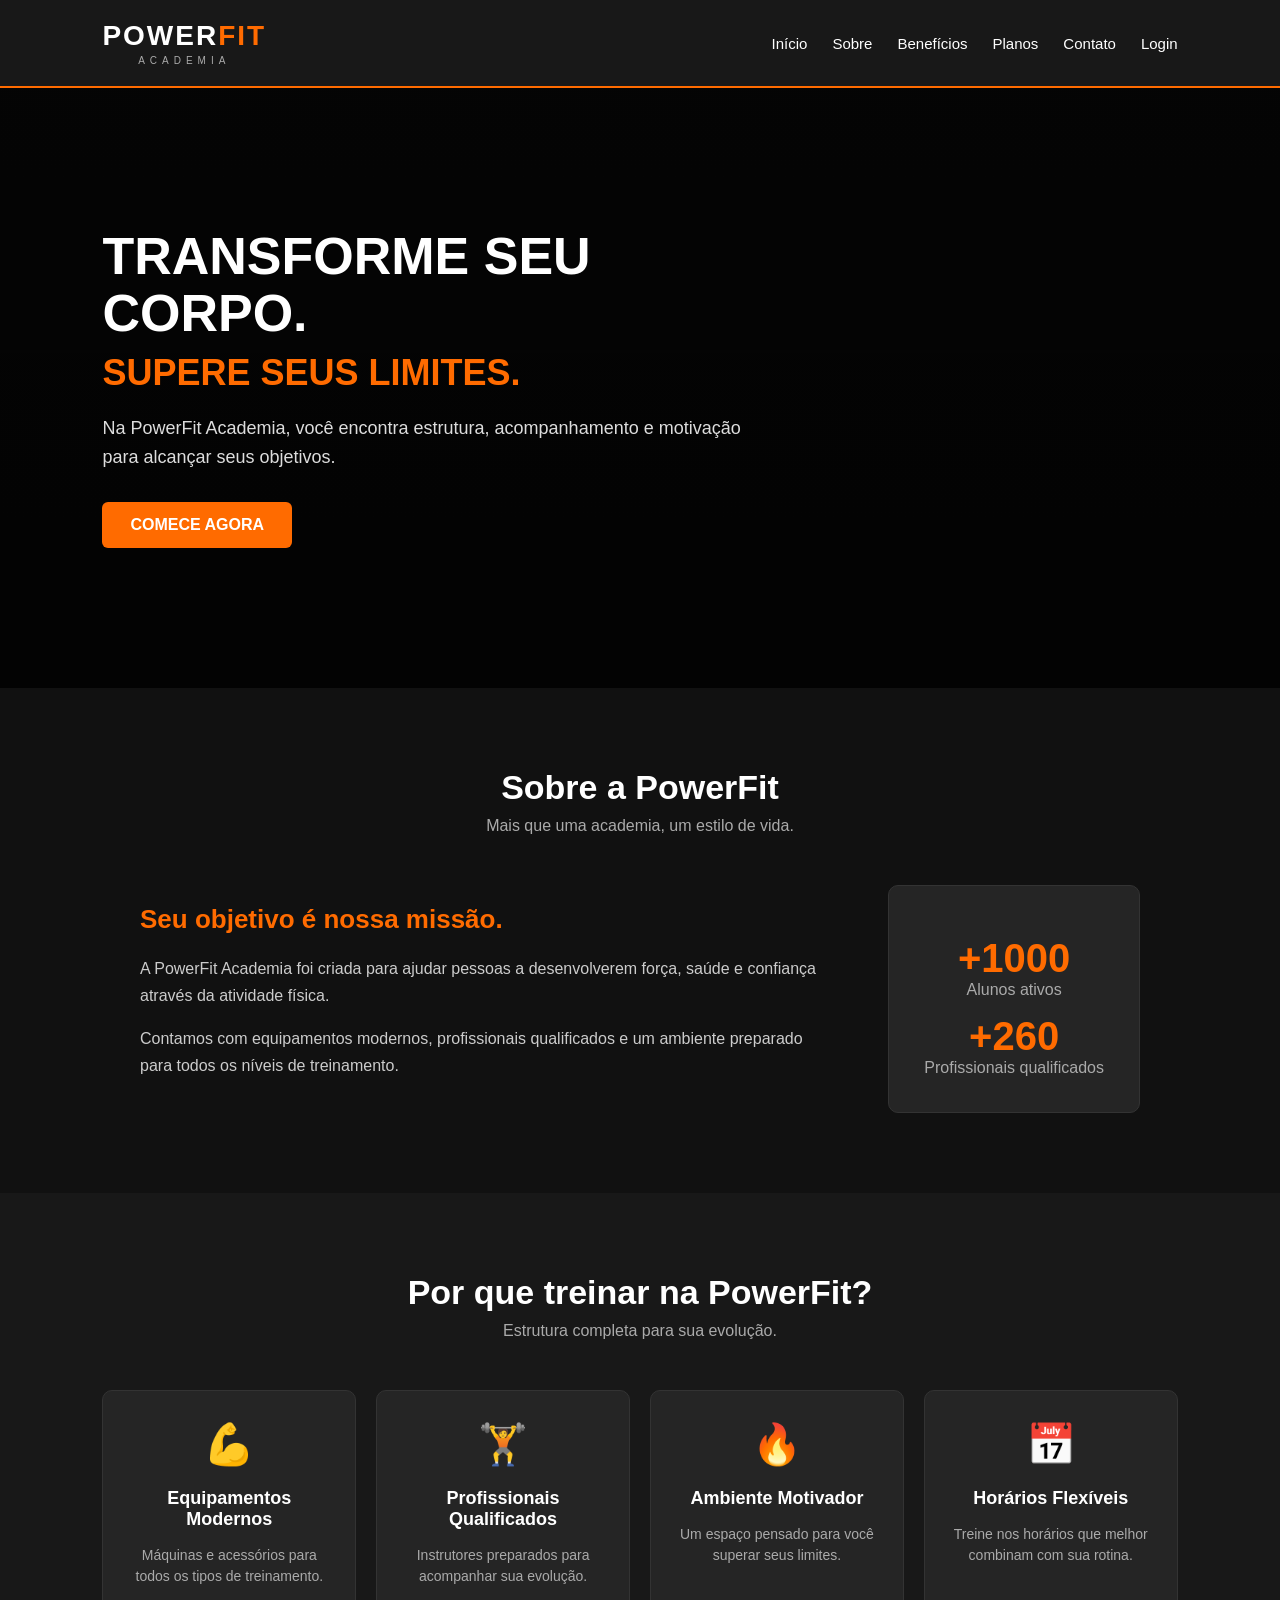
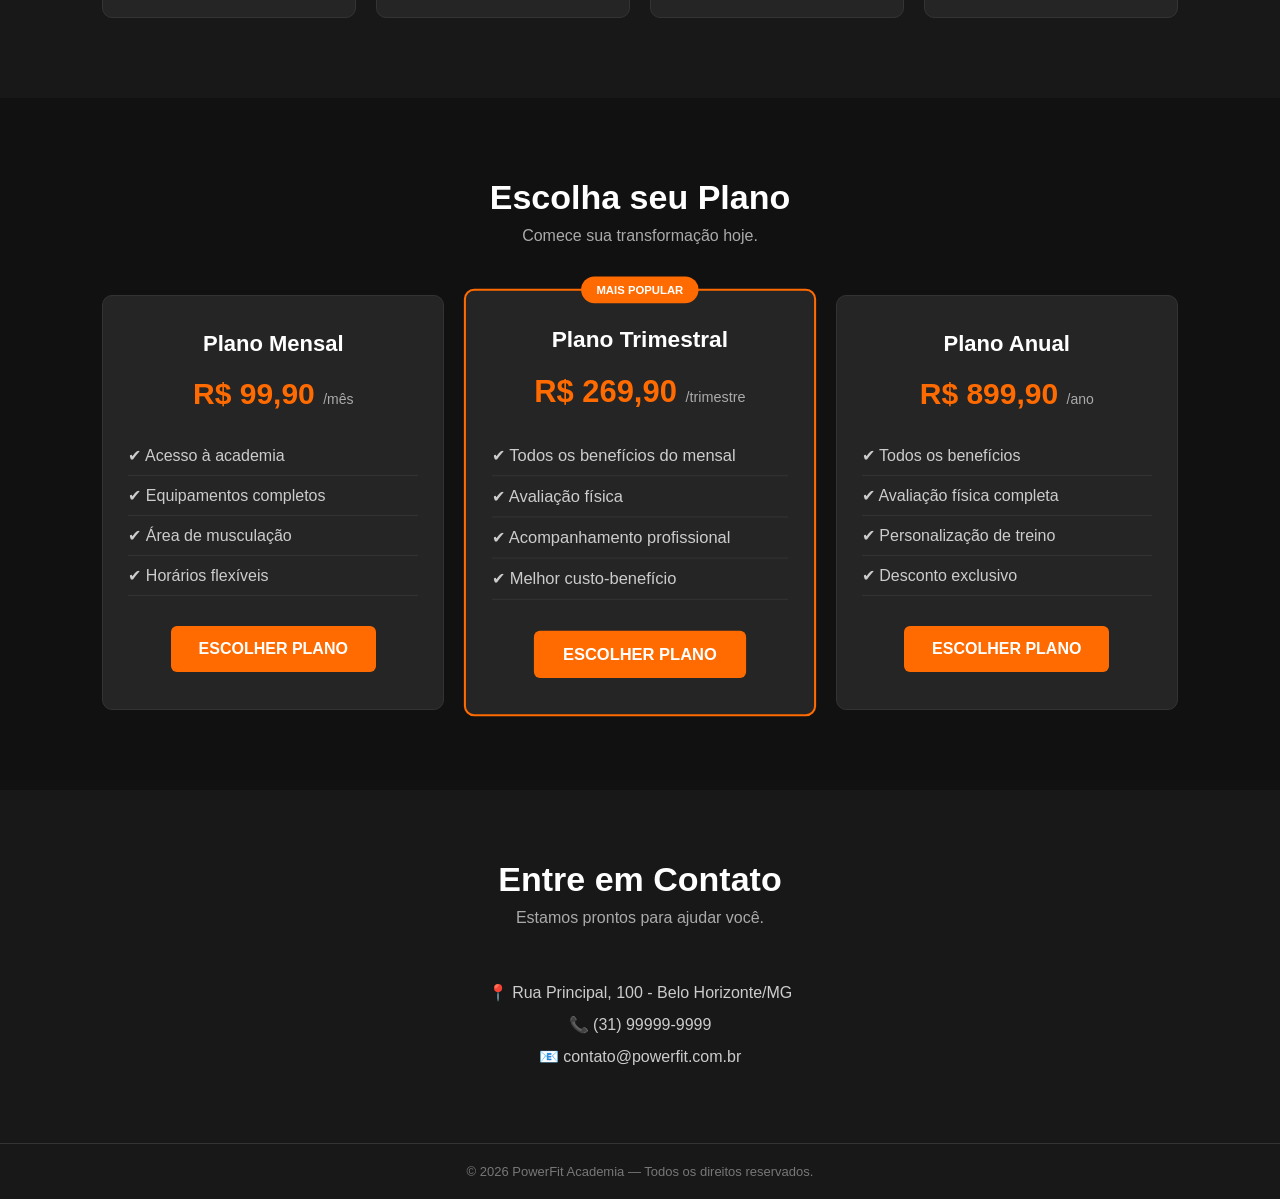
<file: index.html>
<!DOCTYPE html>
<html lang="pt-BR">

<head>
    <meta charset="UTF-8">
    <meta name="viewport" content="width=device-width, initial-scale=1.0">

    <title>PowerFit Academia</title>

    <link rel="stylesheet" href="css/styler.css">
</head>

<body>


    <header>

        <div class="logo">
            <h1>POWER<span>FIT</span></h1>
            <p>ACADEMIA</p>
        </div>


        <nav>
            <a href="index.html">Início</a>
            <a href="#sobre">Sobre</a>
            <a href="#beneficios">Benefícios</a>
            <a href="#planos">Planos</a>
            <a href="#contato">Contato</a>
            <a href="login.html">Login</a>
        </nav>

    </header>



    <section class="hero">

        <div class="hero-content">

            <h2>TRANSFORME SEU CORPO.</h2>

            <h3>SUPERE SEUS LIMITES.</h3>

            <p>
                Na PowerFit Academia, você encontra estrutura,
                acompanhamento e motivação para alcançar seus objetivos.
            </p>

            <a href="cadastro.html" class="btn-hero">
                COMECE AGORA
            </a>

        </div>

    </section>




    <section id="sobre" class="section">

        <div class="section-title">
            <h2>Sobre a PowerFit</h2>
            <p>Mais que uma academia, um estilo de vida.</p>
        </div>


        <div class="sobre-container">

            <div class="sobre-texto">

                <h3>Seu objetivo é nossa missão.</h3>

                <p>
                    A PowerFit Academia foi criada para ajudar pessoas
                    a desenvolverem força, saúde e confiança através
                    da atividade física.
                </p>

                <p>
                    Contamos com equipamentos modernos, profissionais
                    qualificados e um ambiente preparado para todos
                    os níveis de treinamento.
                </p>

            </div>


            <div class="sobre-card">

                <h3>+1000</h3>
                <p>Alunos ativos</p>

                <h3>+260</h3>
                <p>Profissionais qualificados</p>

            </div>

        </div>

    </section>




    <section id="beneficios" class="section beneficios">

        <div class="section-title">

            <h2>Por que treinar na PowerFit?</h2>

            <p>Estrutura completa para sua evolução.</p>

        </div>


        <div class="beneficios-grid">

            <div class="beneficio-card">

                <div class="icone">💪</div>

                <h3>Equipamentos Modernos</h3>

                <p>
                    Máquinas e acessórios para todos os tipos
                    de treinamento.
                </p>

            </div>


            <div class="beneficio-card">

                <div class="icone">🏋️</div>

                <h3>Profissionais Qualificados</h3>

                <p>
                    Instrutores preparados para acompanhar
                    sua evolução.
                </p>

            </div>


            <div class="beneficio-card">

                <div class="icone">🔥</div>

                <h3>Ambiente Motivador</h3>

                <p>
                    Um espaço pensado para você superar seus limites.
                </p>

            </div>


            <div class="beneficio-card">

                <div class="icone">📅</div>

                <h3>Horários Flexíveis</h3>

                <p>
                    Treine nos horários que melhor combinam com sua rotina.
                </p>

            </div>

        </div>

    </section>



    <section id="planos" class="section">

        <div class="section-title">

            <h2>Escolha seu Plano</h2>

            <p>Comece sua transformação hoje.</p>

        </div>


        <div class="planos-grid">

            <div class="plano-card">

                <h3>Plano Mensal</h3>

                <div class="preco">
                    R$ 99,90
                    <span>/mês</span>
                </div>

                <ul>
                    <li>✔ Acesso à academia</li>
                    <li>✔ Equipamentos completos</li>
                    <li>✔ Área de musculação</li>
                    <li>✔ Horários flexíveis</li>
                </ul>

                <a href="cadastro.html" class="btn-plano">
                    ESCOLHER PLANO
                </a>

            </div>


            <div class="plano-card destaque">

                <div class="tag">MAIS POPULAR</div>

                <h3>Plano Trimestral</h3>

                <div class="preco">
                    R$ 269,90
                    <span>/trimestre</span>
                </div>

                <ul>
                    <li>✔ Todos os benefícios do mensal</li>
                    <li>✔ Avaliação física</li>
                    <li>✔ Acompanhamento profissional</li>
                    <li>✔ Melhor custo-benefício</li>
                </ul>

                <a href="cadastro.html" class="btn-plano">
                    ESCOLHER PLANO
                </a>

            </div>


            <div class="plano-card">

                <h3>Plano Anual</h3>

                <div class="preco">
                    R$ 899,90
                    <span>/ano</span>
                </div>

                <ul>
                    <li>✔ Todos os benefícios</li>
                    <li>✔ Avaliação física completa</li>
                    <li>✔ Personalização de treino</li>
                    <li>✔ Desconto exclusivo</li>
                </ul>

                <a href="cadastro.html" class="btn-plano">
                    ESCOLHER PLANO
                </a>

            </div>

        </div>

    </section>



    <section id="contato" class="contato">

        <div class="section-title">

            <h2>Entre em Contato</h2>

            <p>Estamos prontos para ajudar você.</p>

        </div>


        <div class="contato-info">

            <p>📍 Rua Principal, 100 - Belo Horizonte/MG</p>

            <p>📞 (31) 99999-9999</p>

            <p>📧 contato@powerfit.com.br</p>

        </div>

    </section>




    <footer>

        <p>
            © 2026 PowerFit Academia — Todos os direitos reservados.
        </p>

    </footer>


    <script src="script.js"></script>

</body>

</html>
</file>
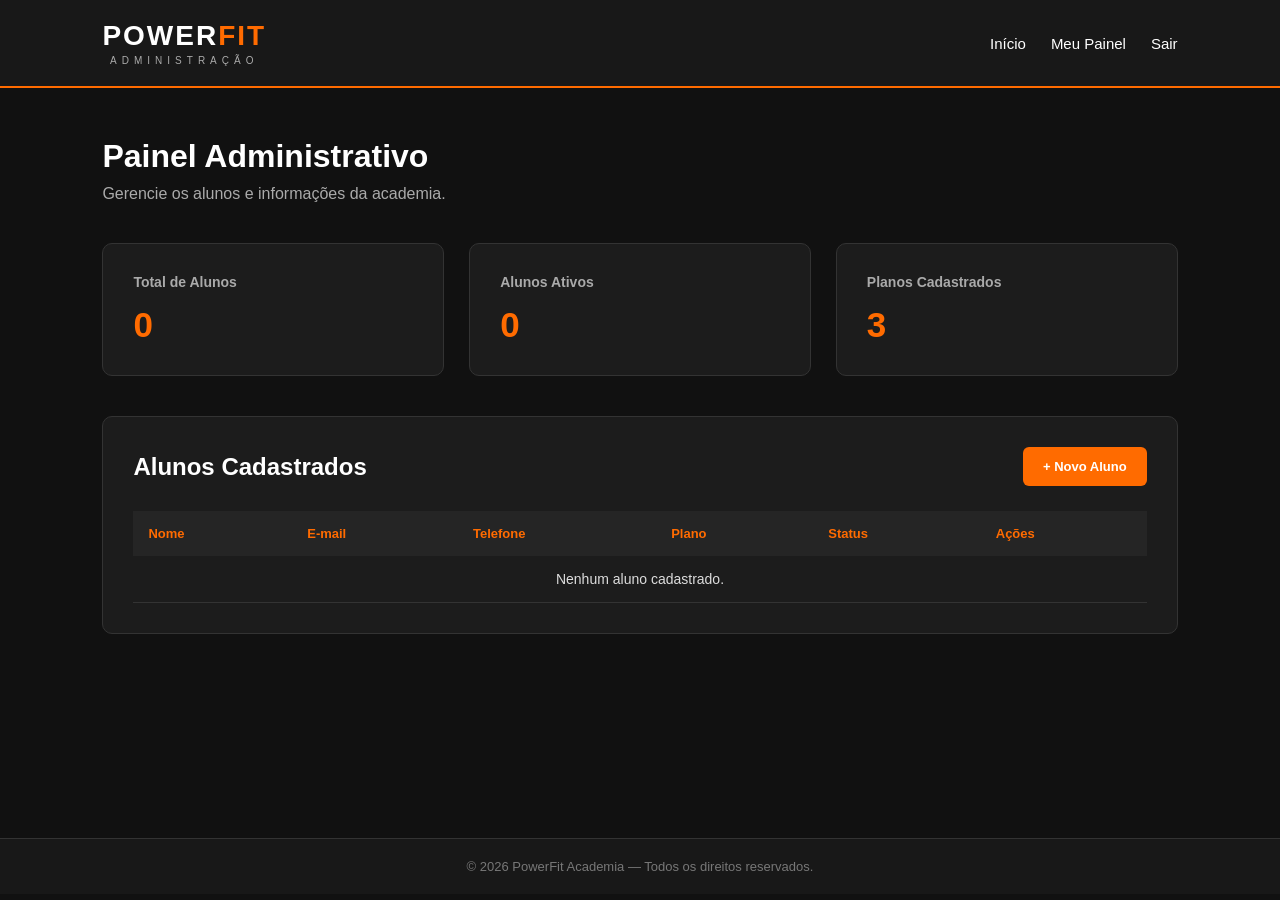
<file: admin.html>
<!DOCTYPE html>
<html lang="pt-BR">

<head>
    <meta charset="UTF-8">
    <meta name="viewport" content="width=device-width, initial-scale=1.0">

    <title>Painel Administrativo | PowerFit</title>

    <link rel="stylesheet" href="css/styler.css">
</head>

<body>

    <header>

        <div class="logo">
            <h1>POWER<span>FIT</span></h1>
            <p>ADMINISTRAÇÃO</p>
        </div>

        <nav>
            <a href="index.html">Início</a>
            <a href="dashboard.html">Meu Painel</a>
            <a href="#" id="btnSairAdmin">Sair</a>
        </nav>

    </header>


    <main class="admin-container">

        <div class="admin-header">
            <h2>Painel Administrativo</h2>
            <p>Gerencie os alunos e informações da academia.</p>
        </div>


        <!-- CARDS DE RESUMO -->

        <section class="admin-cards">

            <div class="admin-card">
                <h3>Total de Alunos</h3>
                <strong id="totalAlunos">1</strong>
            </div>

            <div class="admin-card">
                <h3>Alunos Ativos</h3>
                <strong id="alunosAtivos">1</strong>
            </div>

            <div class="admin-card">
                <h3>Planos Cadastrados</h3>
                <strong>3</strong>
            </div>

        </section>


        <!-- LISTA DE ALUNOS -->

        <section class="admin-table-box">

            <div class="table-header">

                <h2>Alunos Cadastrados</h2>

                <a href="cadastro.html" class="btn-cadastrar-admin">
                    + Novo Aluno
                </a>

            </div>


            <div class="table-responsive">

                <table>

                    <thead>
                        <tr>
                            <th>Nome</th>
                            <th>E-mail</th>
                            <th>Telefone</th>
                            <th>Plano</th>
                            <th>Status</th>
                            <th>Ações</th>
                        </tr>
                    </thead>

                    <tbody id="tabelaAlunos">

                        <!-- Os alunos aparecerão aqui através do JavaScript -->

                    </tbody>

                </table>

            </div>

        </section>

    </main>


    <footer>
        <p>© 2026 PowerFit Academia — Todos os direitos reservados.</p>
    </footer>


    <script src="script.js"></script>

</body>

</html>
</file>
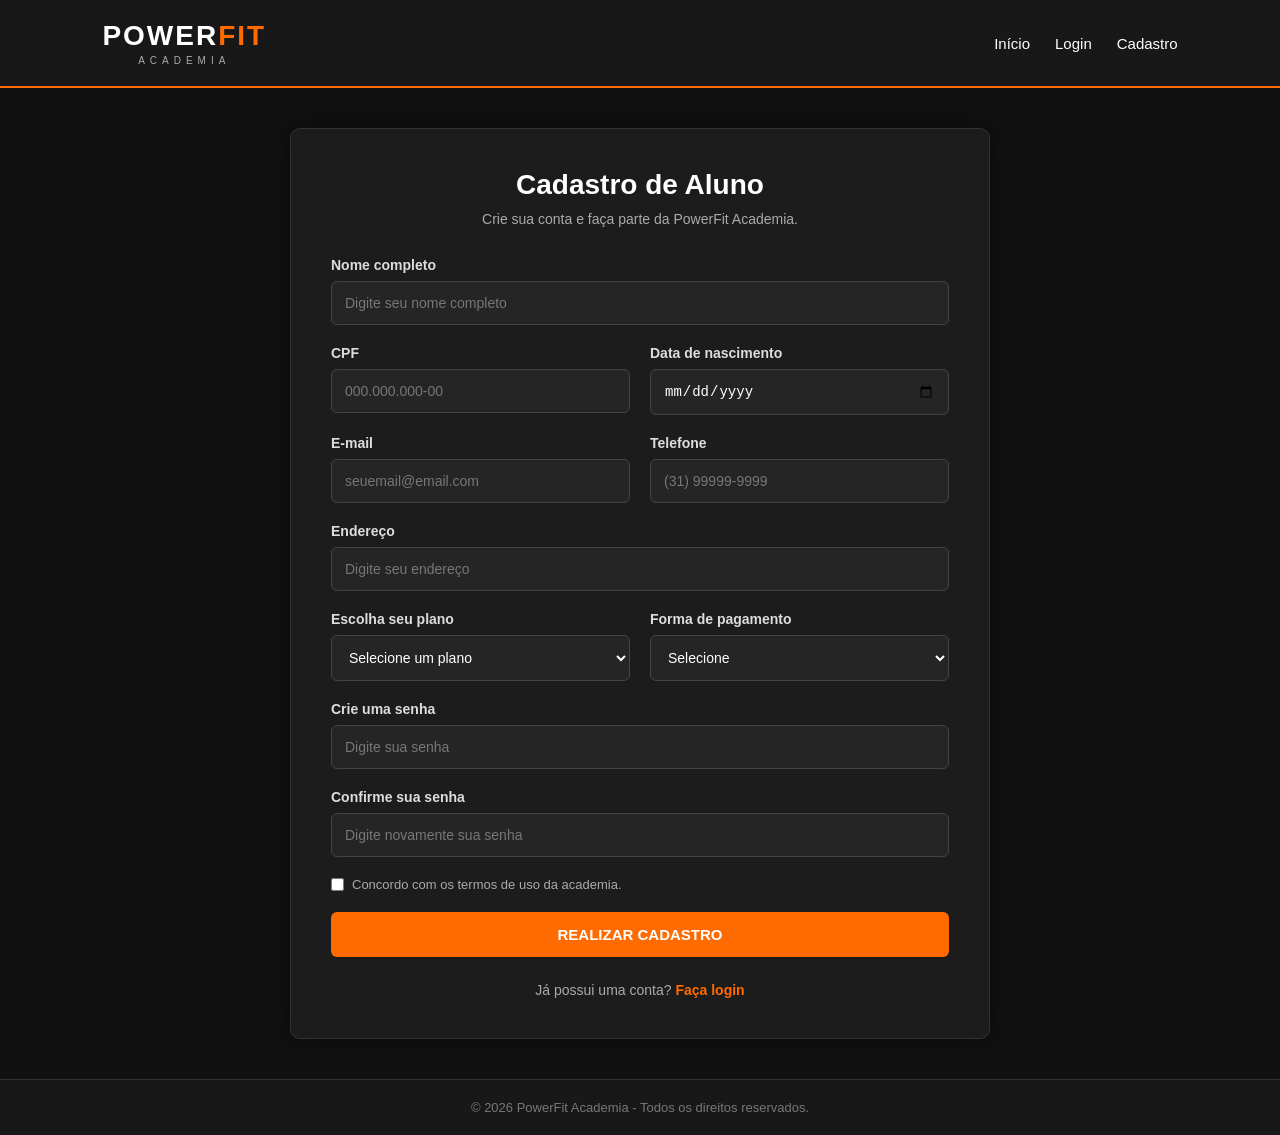
<file: cadastro.html>
<!DOCTYPE html>
<html lang="pt-BR">

<head>
    <meta charset="UTF-8">
    <meta name="viewport" content="width=device-width, initial-scale=1.0">

    <title>Cadastro | PowerFit Academia</title>

    <link rel="stylesheet" href="css/styler.css">
</head>

<body>

    <!-- Cabeçalho -->
    <header>

        <div class="logo">
            <h1>POWER<span>FIT</span></h1>
            <p>ACADEMIA</p>
        </div>

        <nav>
            <a href="index.html">Início</a>
            <a href="login.html">Login</a>
            <a href="cadastro.html">Cadastro</a>
        </nav>

    </header>


    <!-- Área principal -->
    <main class="container">

        <div class="cadastro-box">

            <h2>Cadastro de Aluno</h2>

            <p>
                Crie sua conta e faça parte da PowerFit Academia.
            </p>


            <form id="formCadastro">

                <!-- Nome -->
                <div class="form-group">
                    <label for="nome">Nome completo</label>

                    <input type="text" id="nome" placeholder="Digite seu nome completo" required>
                </div>


                <!-- CPF e Data de nascimento -->
                <div class="form-row">

                    <div class="form-group">
                        <label for="cpf">CPF</label>

                        <input type="text" id="cpf" placeholder="000.000.000-00" required>
                    </div>


                    <div class="form-group">
                        <label for="nascimento">Data de nascimento</label>

                        <input type="date" id="nascimento" required>
                    </div>

                </div>


                <!-- E-mail e telefone -->
                <div class="form-row">

                    <div class="form-group">
                        <label for="email">E-mail</label>

                        <input type="email" id="email" placeholder="seuemail@email.com" required>
                    </div>


                    <div class="form-group">
                        <label for="telefone">Telefone</label>

                        <input type="tel" id="telefone" placeholder="(31) 99999-9999" required>
                    </div>

                </div>


                <!-- Endereço -->
                <div class="form-group">
                    <label for="endereco">Endereço</label>

                    <input type="text" id="endereco" placeholder="Digite seu endereço" required>
                </div>


                <!-- Plano -->
                <div class="form-row">

                    <div class="form-group">
                        <label for="plano">Escolha seu plano</label>

                        <select id="plano" required>
                            <option value="">Selecione um plano</option>
                            <option value="mensal">Plano Mensal - R$ 99,90</option>
                            <option value="trimestral">Plano Trimestral - R$ 269,90</option>
                            <option value="anual">Plano Anual - R$ 899,90</option>
                        </select>
                    </div>


                    <div class="form-group">
                        <label for="pagamento">Forma de pagamento</label>

                        <select id="pagamento" required>
                            <option value="">Selecione</option>
                            <option value="pix">PIX</option>
                            <option value="cartao">Cartão</option>
                            <option value="dinheiro">Dinheiro</option>
                        </select>
                    </div>

                </div>


                <!-- Senha -->
                <div class="form-group">
                    <label for="senha">Crie uma senha</label>

                    <input type="password" id="senha" placeholder="Digite sua senha" required>
                </div>


                <!-- Confirmar senha -->
                <div class="form-group">
                    <label for="confirmarSenha">Confirme sua senha</label>

                    <input type="password" id="confirmarSenha" placeholder="Digite novamente sua senha" required>
                </div>


                <!-- Termos -->
                <div class="termos">

                    <input type="checkbox" id="termos" required>

                    <label for="termos">
                        Concordo com os termos de uso da academia.
                    </label>

                </div>


                <!-- Botão -->
                <button type="submit" class="btn-cadastrar">
                    REALIZAR CADASTRO
                </button>


                <!-- Link Login -->
                <p class="login-link">
                    Já possui uma conta?

                    <a href="login.html">
                        Faça login
                    </a>
                </p>

            </form>

        </div>

    </main>


    <!-- Rodapé -->
    <footer>
        <p>© 2026 PowerFit Academia - Todos os direitos reservados.</p>
    </footer>


    <script src="script.js"></script>

</body>

</html>
</file>
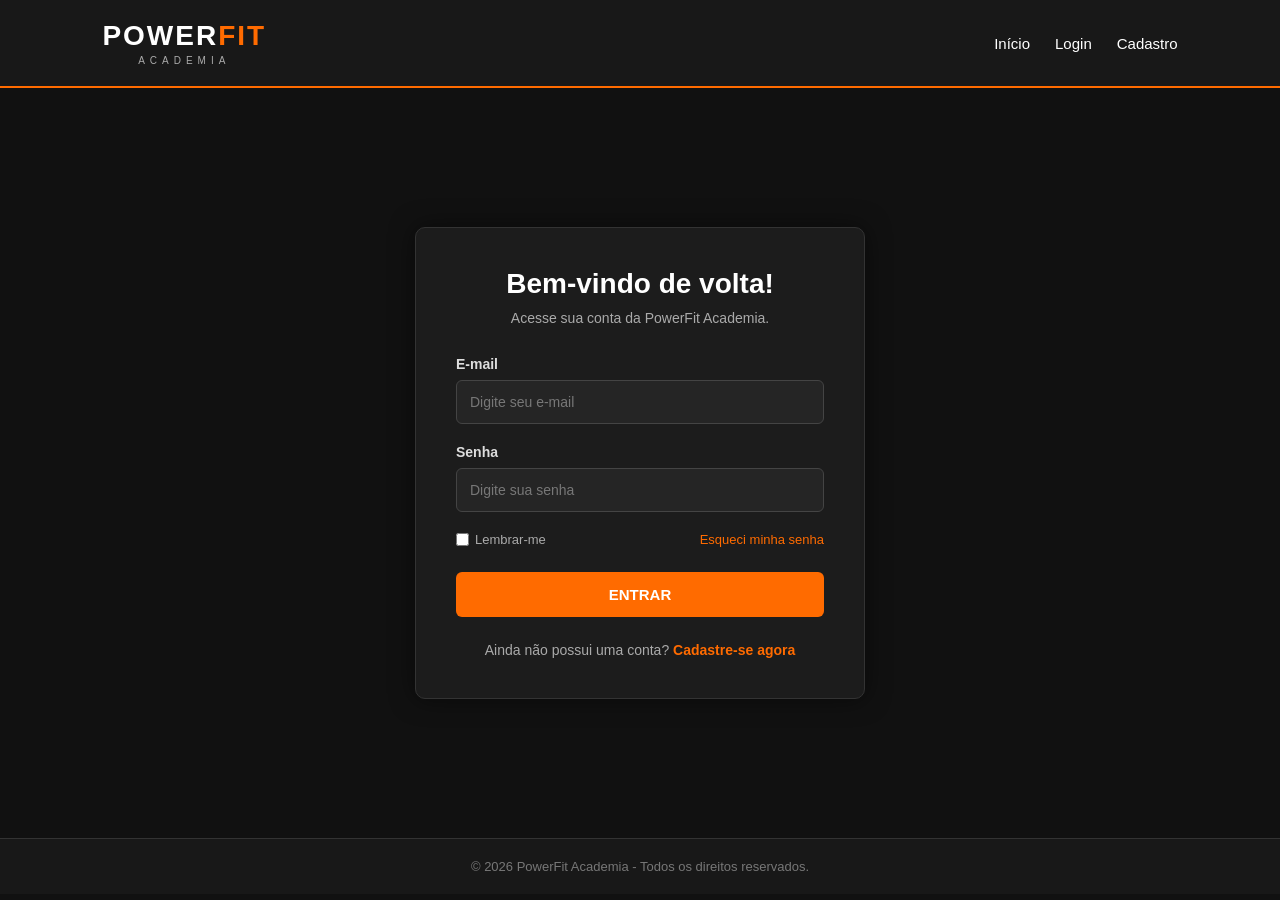
<file: dashboard.html>
<!DOCTYPE html>
<html lang="pt-BR">

<head>
    <meta charset="UTF-8">
    <meta name="viewport" content="width=device-width, initial-scale=1.0">

    <title>Painel do Aluno | PowerFit Academia</title>

    <link rel="stylesheet" href="css/styler.css">
</head>

<body>

    <!-- CABEÇALHO -->

    <header>

        <div class="logo">
            <h1>POWER<span>FIT</span></h1>
            <p>ACADEMIA</p>
        </div>

        <nav>
            <a href="index.html">Início</a>
            <a href="dashboard.html">Meu Painel</a>
            <a href="#" id="btnSair">Sair</a>
        </nav>

    </header>


    <!-- PAINEL -->

    <main class="dashboard-container">

        <div class="dashboard-header">

            <div>
                <h2>Olá, <span id="nomeAluno">Aluno</span>!</h2>

                <p>
                    Seja bem-vindo ao seu painel da PowerFit Academia.
                </p>
            </div>

        </div>


        <!-- CARDS DE INFORMAÇÕES -->

        <section class="dashboard-cards">

            <div class="dashboard-card">

                <h3>Plano Atual</h3>

                <p id="planoAluno">Carregando...</p>

            </div>


            <div class="dashboard-card">

                <h3>Status</h3>

                <p class="status-ativo">● Ativo</p>

            </div>


            <div class="dashboard-card">

                <h3>Mensalidade</h3>

                <p>Em dia</p>

            </div>

        </section>


        <!-- INFORMAÇÕES DO ALUNO -->

        <section class="perfil-box">

            <h2>Minhas Informações</h2>

            <div class="perfil-grid">

                <div>
                    <strong>Nome completo</strong>
                    <p id="infoNome">-</p>
                </div>

                <div>
                    <strong>E-mail</strong>
                    <p id="infoEmail">-</p>
                </div>

                <div>
                    <strong>Telefone</strong>
                    <p id="infoTelefone">-</p>
                </div>

                <div>
                    <strong>CPF</strong>
                    <p id="infoCpf">-</p>
                </div>

                <div>
                    <strong>Plano contratado</strong>
                    <p id="infoPlano">-</p>
                </div>

                <div>
                    <strong>Forma de pagamento</strong>
                    <p id="infoPagamento">-</p>
                </div>

            </div>

        </section>


        <!-- AÇÕES -->

        <section class="acoes-box">

            <h2>Acesso Rápido</h2>

            <div class="acoes-grid">

                <a href="index.html" class="acao-card">
                    <span>🏠</span>
                    <h3>Início</h3>
                    <p>Voltar para página principal</p>
                </a>

                <a href="#" class="acao-card">
                    <span>💪</span>
                    <h3>Meu Treino</h3>
                    <p>Consulte seus exercícios</p>
                </a>

                <a href="#" class="acao-card">
                    <span>📅</span>
                    <h3>Horários</h3>
                    <p>Veja os horários disponíveis</p>
                </a>

            </div>

        </section>

    </main>


    <!-- RODAPÉ -->

    <footer>
        <p>© 2026 PowerFit Academia — Todos os direitos reservados.</p>
    </footer>


    <script src="script.js"></script>

</body>

</html>
</file>
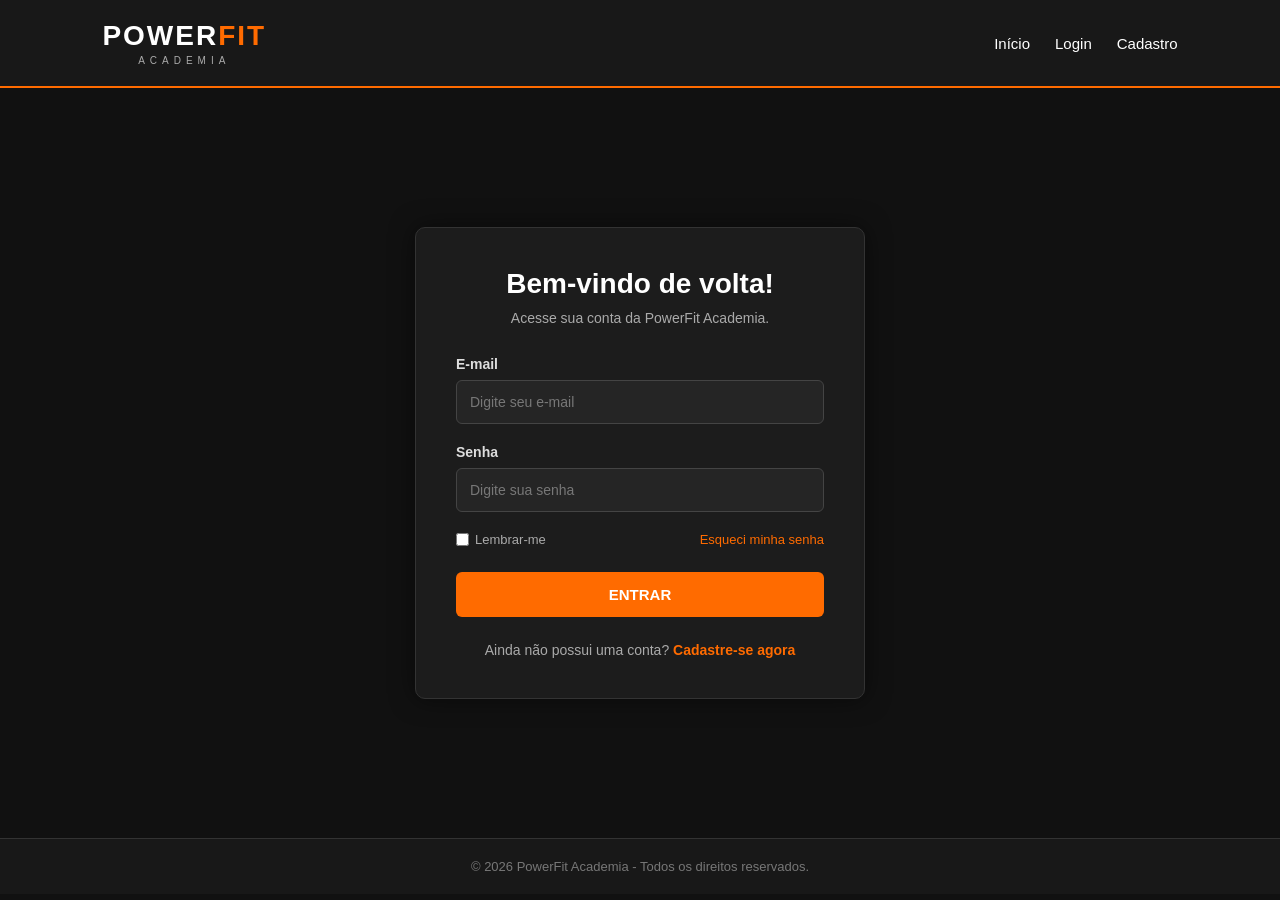
<file: login.html>
<!DOCTYPE html>
<html lang="pt-BR">

<head>
    <meta charset="UTF-8">
    <meta name="viewport" content="width=device-width, initial-scale=1.0">
    <title>Login | PowerFit Academia</title>
    <link rel="stylesheet" href="css/styler.css">
</head>

<body>

    <header>
        <div class="logo">
            <h1>POWER<span>FIT</span></h1>
            <p>ACADEMIA</p>
        </div>
        <nav>
            <a href="index.html">Início</a>
            <a href="login.html">Login</a>
            <a href="cadastro.html">Cadastro</a>
        </nav>
    </header>

    <main class="container">
        <div class="login-box">
            <h2>Bem-vindo de volta!</h2>
            <p class="login-subtitle">
                Acesse sua conta da PowerFit Academia.
            </p>
            <form id="formLogin">
                <div class="form-group">
                    <label for="email">E-mail</label>
                    <input type="email" id="email" placeholder="Digite seu e-mail" required>
                </div>
                <div class="form-group">
                    <label for="senha">Senha</label>
                    <input type="password" id="senha" placeholder="Digite sua senha" required>
                </div>
                <div class="login-options">
                    <label>
                        <input type="checkbox">
                        Lembrar-me
                    </label>
                    <a href="#" id="esqueciSenha">Esqueci minha senha</a>
                </div>
                <button type="submit" class="btn-login">
                    ENTRAR
                </button>
                <p class="cadastro-link">
                    Ainda não possui uma conta?
                    <a href="cadastro.html">
                        Cadastre-se agora
                    </a>
                </p>
            </form>
        </div>
    </main>

    <footer>
        <p>© 2026 PowerFit Academia - Todos os direitos reservados.</p>
    </footer>
    <script src="script.js"></script>
</body>

</html>
</file>
<file: css/styler.css>
/* =========================
   RESET
========================= */

* {
    margin: 0;
    padding: 0;
    box-sizing: border-box;
}

body {
    font-family: Arial, Helvetica, sans-serif;
    background: #111;
    color: #fff;
    min-height: 100vh;
}


/* =========================
   CABEÇALHO
========================= */

header {
    background: #181818;
    padding: 20px 8%;
    display: flex;
    align-items: center;
    justify-content: space-between;
    border-bottom: 2px solid #ff6b00;
}

.logo {
    text-align: center;
}

.logo h1 {
    font-size: 28px;
    letter-spacing: 2px;
    font-weight: bold;
}

.logo h1 span {
    color: #ff6b00;
}

.logo p {
    font-size: 10px;
    letter-spacing: 5px;
    color: #aaa;
    margin-top: 3px;
}


/* MENU */

nav {
    display: flex;
    gap: 25px;
}

nav a {
    text-decoration: none;
    color: #fff;
    font-size: 15px;
    transition: 0.3s;
}

nav a:hover {
    color: #ff6b00;
}


/* =========================
   CONTAINER
========================= */

.container {
    min-height: calc(100vh - 150px);
    display: flex;
    justify-content: center;
    align-items: center;
    padding: 40px 20px;
}


/* =========================
   CAIXA DE LOGIN
========================= */

.login-box,
.cadastro-box {
    background: #1c1c1c;
    width: 100%;
    max-width: 450px;
    padding: 40px;
    border-radius: 10px;
    box-shadow: 0 0 25px rgba(0, 0, 0, 0.5);
    border: 1px solid #333;
}

.login-box h2,
.cadastro-box h2 {
    text-align: center;
    font-size: 28px;
    margin-bottom: 10px;
}

.login-subtitle,
.cadastro-box > p {
    text-align: center;
    color: #aaa;
    font-size: 14px;
    margin-bottom: 30px;
}


/* =========================
   FORMULÁRIOS
========================= */

.form-group {
    margin-bottom: 20px;
}

.form-group label {
    display: block;
    margin-bottom: 8px;
    font-size: 14px;
    font-weight: bold;
    color: #ddd;
}

.form-group input,
.form-group select {
    width: 100%;
    padding: 13px;
    background: #252525;
    border: 1px solid #444;
    border-radius: 6px;
    color: #fff;
    font-size: 14px;
    outline: none;
    transition: 0.3s;
}

.form-group input:focus,
.form-group select:focus {
    border-color: #ff6b00;
    box-shadow: 0 0 5px rgba(255, 107, 0, 0.3);
}

.form-group input::placeholder {
    color: #777;
}


/* =========================
   LOGIN OPTIONS
========================= */

.login-options {
    display: flex;
    justify-content: space-between;
    align-items: center;
    margin-bottom: 25px;
    font-size: 13px;
    color: #aaa;
}

.login-options label {
    display: flex;
    align-items: center;
    gap: 6px;
}

.login-options input[type="checkbox"] {
    accent-color: #ff6b00;
}

.login-options a {
    color: #ff6b00;
    text-decoration: none;
}

.login-options a:hover {
    text-decoration: underline;
}


/* =========================
   BOTÕES
========================= */

.btn-login,
.btn-cadastrar {
    width: 100%;
    padding: 14px;
    border: none;
    border-radius: 6px;
    background: #ff6b00;
    color: #fff;
    font-size: 15px;
    font-weight: bold;
    cursor: pointer;
    transition: 0.3s;
}

.btn-login:hover,
.btn-cadastrar:hover {
    background: #e65f00;
    transform: translateY(-2px);
}


/* =========================
   LINKS
========================= */

.cadastro-link,
.login-link {
    text-align: center;
    margin-top: 25px;
    font-size: 14px;
    color: #aaa;
}

.cadastro-link a,
.login-link a {
    color: #ff6b00;
    text-decoration: none;
    font-weight: bold;
}

.cadastro-link a:hover,
.login-link a:hover {
    text-decoration: underline;
}


/* =========================
   CADASTRO
========================= */

.cadastro-box {
    max-width: 700px;
}

.form-row {
    display: flex;
    gap: 20px;
}

.form-row .form-group {
    flex: 1;
}

.termos {
    display: flex;
    gap: 8px;
    align-items: center;
    margin-bottom: 20px;
    font-size: 13px;
    color: #aaa;
}

.termos input {
    accent-color: #ff6b00;
}


/* =========================
   RODAPÉ
========================= */

footer {
    background: #181818;
    text-align: center;
    padding: 20px;
    color: #777;
    font-size: 13px;
    border-top: 1px solid #333;
}


/* =========================
   RESPONSIVIDADE
========================= */

@media (max-width: 600px) {

    header {
        flex-direction: column;
        gap: 20px;
        padding: 20px;
    }

    nav {
        gap: 15px;
    }

    nav a {
        font-size: 13px;
    }

    .login-box,
    .cadastro-box {
        padding: 25px 20px;
    }

    .form-row {
        flex-direction: column;
        gap: 0;
    }

    .login-box h2,
    .cadastro-box h2 {
        font-size: 24px;
    }

}


.hero {
    min-height: 600px;
    display: flex;
    align-items: center;
    padding: 80px 8%;
    background: linear-gradient(
        rgba(0,0,0,0.75),
        rgba(0,0,0,0.85)
    ),
    url("https://images.unsplash.com/photo-1534438327276-14e5300c3a48?auto=format&fit=crop&w=1600&q=80");

    background-size: cover;
    background-position: center;
}

.hero-content {
    max-width: 650px;
}

.hero h2 {
    font-size: 52px;
    line-height: 1.1;
    margin-bottom: 10px;
}

.hero h3 {
    font-size: 36px;
    color: #ff6b00;
    margin-bottom: 20px;
}

.hero p {
    font-size: 18px;
    color: #ddd;
    line-height: 1.6;
    margin-bottom: 30px;
}

.btn-hero,
.btn-plano {
    display: inline-block;
    padding: 14px 28px;
    background: #ff6b00;
    color: white;
    text-decoration: none;
    border-radius: 6px;
    font-weight: bold;
    transition: 0.3s;
}

.btn-hero:hover,
.btn-plano:hover {
    background: #e65f00;
    transform: translateY(-3px);
}


/* =========================
   SEÇÕES
========================= */

.section {
    padding: 80px 8%;
    background: #111;
}

.section:nth-child(even) {
    background: #181818;
}

.section-title {
    text-align: center;
    margin-bottom: 50px;
}

.section-title h2 {
    font-size: 34px;
    margin-bottom: 10px;
}

.section-title p {
    color: #aaa;
}


/* =========================
   SOBRE
========================= */

.sobre-container {
    max-width: 1000px;
    margin: auto;
    display: flex;
    gap: 50px;
    align-items: center;
}

.sobre-texto {
    flex: 1;
}

.sobre-texto h3 {
    font-size: 26px;
    color: #ff6b00;
    margin-bottom: 20px;
}

.sobre-texto p {
    color: #ccc;
    line-height: 1.7;
    margin-bottom: 15px;
}

.sobre-card {
    background: #252525;
    padding: 35px;
    border-radius: 10px;
    text-align: center;
    min-width: 250px;
    border: 1px solid #333;
}

.sobre-card h3 {
    font-size: 40px;
    color: #ff6b00;
    margin-top: 15px;
}

.sobre-card p {
    color: #aaa;
}



.beneficios-grid {
    max-width: 1100px;
    margin: auto;
    display: grid;
    grid-template-columns: repeat(4, 1fr);
    gap: 20px;
}

.beneficio-card {
    background: #252525;
    padding: 30px 20px;
    border-radius: 10px;
    text-align: center;
    border: 1px solid #333;
    transition: 0.3s;
}

.beneficio-card:hover {
    transform: translateY(-8px);
    border-color: #ff6b00;
}

.icone {
    font-size: 40px;
    margin-bottom: 20px;
}

.beneficio-card h3 {
    font-size: 18px;
    margin-bottom: 15px;
}

.beneficio-card p {
    color: #aaa;
    font-size: 14px;
    line-height: 1.5;
}


/* =========================
   PLANOS
========================= */

.planos-grid {
    max-width: 1100px;
    margin: auto;
    display: grid;
    grid-template-columns: repeat(3, 1fr);
    gap: 25px;
}

.plano-card {
    background: #252525;
    padding: 35px 25px;
    border-radius: 10px;
    text-align: center;
    border: 1px solid #333;
    position: relative;
}

.plano-card h3 {
    font-size: 22px;
    margin-bottom: 20px;
}

.preco {
    font-size: 30px;
    font-weight: bold;
    color: #ff6b00;
    margin-bottom: 25px;
}

.preco span {
    font-size: 14px;
    color: #aaa;
    font-weight: normal;
}

.plano-card ul {
    list-style: none;
    text-align: left;
    margin-bottom: 30px;
}

.plano-card li {
    color: #ccc;
    padding: 10px 0;
    border-bottom: 1px solid #333;
}

.destaque {
    border: 2px solid #ff6b00;
    transform: scale(1.03);
}

.tag {
    position: absolute;
    top: -14px;
    left: 50%;
    transform: translateX(-50%);
    background: #ff6b00;
    padding: 7px 15px;
    border-radius: 20px;
    font-size: 11px;
    font-weight: bold;
}




.contato {
    padding: 70px 8%;
    background: #181818;
    text-align: center;
}

.contato-info {
    color: #ccc;
    line-height: 2;
    font-size: 16px;
}


/* =========================
   RESPONSIVIDADE INDEX
========================= */

@media (max-width: 900px) {

    .beneficios-grid {
        grid-template-columns: repeat(2, 1fr);
    }

    .planos-grid {
        grid-template-columns: 1fr;
        max-width: 450px;
    }

    .destaque {
        transform: none;
    }

    .sobre-container {
        flex-direction: column;
    }

}

@media (max-width: 600px) {

    .hero {
        min-height: 500px;
        padding: 60px 25px;
    }

    .hero h2 {
        font-size: 36px;
    }

    .hero h3 {
        font-size: 25px;
    }

    .hero p {
        font-size: 15px;
    }

    .section {
        padding: 60px 25px;
    }

    .section-title h2 {
        font-size: 28px;
    }

    .beneficios-grid {
        grid-template-columns: 1fr;
    }

    .sobre-card {
        width: 100%;
    }

}
/* =========================
   DASHBOARD
========================= */

.dashboard-container {
    min-height: calc(100vh - 150px);
    padding: 50px 8%;
    background: #111;
}

.dashboard-header {
    margin-bottom: 40px;
}

.dashboard-header h2 {
    font-size: 32px;
    margin-bottom: 10px;
}

.dashboard-header h2 span {
    color: #ff6b00;
}

.dashboard-header p {
    color: #aaa;
}


/* CARDS */

.dashboard-cards {
    display: grid;
    grid-template-columns: repeat(3, 1fr);
    gap: 25px;
    margin-bottom: 40px;
}

.dashboard-card {
    background: #1c1c1c;
    border: 1px solid #333;
    border-radius: 10px;
    padding: 30px;
}

.dashboard-card h3 {
    color: #aaa;
    font-size: 14px;
    margin-bottom: 15px;
}

.dashboard-card p {
    font-size: 24px;
    font-weight: bold;
    color: #ff6b00;
}

.status-ativo {
    color: #28a745 !important;
}


/* PERFIL */

.perfil-box,
.acoes-box {
    background: #1c1c1c;
    border: 1px solid #333;
    border-radius: 10px;
    padding: 35px;
    margin-bottom: 30px;
}

.perfil-box h2,
.acoes-box h2 {
    margin-bottom: 30px;
    font-size: 24px;
}

.perfil-grid {
    display: grid;
    grid-template-columns: repeat(2, 1fr);
    gap: 25px;
}

.perfil-grid div {
    border-bottom: 1px solid #333;
    padding-bottom: 15px;
}

.perfil-grid strong {
    display: block;
    color: #aaa;
    font-size: 13px;
    margin-bottom: 8px;
}

.perfil-grid p {
    color: #fff;
}


/* AÇÕES */

.acoes-grid {
    display: grid;
    grid-template-columns: repeat(3, 1fr);
    gap: 20px;
}

.acao-card {
    background: #252525;
    border: 1px solid #333;
    border-radius: 8px;
    padding: 25px;
    text-decoration: none;
    color: #fff;
    text-align: center;
    transition: 0.3s;
}

.acao-card:hover {
    border-color: #ff6b00;
    transform: translateY(-5px);
}

.acao-card span {
    font-size: 35px;
}

.acao-card h3 {
    margin: 15px 0 8px;
}

.acao-card p {
    color: #aaa;
    font-size: 13px;
}


/* RESPONSIVIDADE DASHBOARD */

@media (max-width: 800px) {

    .dashboard-cards {
        grid-template-columns: 1fr;
    }

    .perfil-grid {
        grid-template-columns: 1fr;
    }

    .acoes-grid {
        grid-template-columns: 1fr;
    }

    .dashboard-container {
        padding: 40px 20px;
    }

}
/* =========================
   PAINEL ADMINISTRATIVO
========================= */

.admin-container {
    min-height: calc(100vh - 150px);
    padding: 50px 8%;
    background: #111;
}

.admin-header {
    margin-bottom: 40px;
}

.admin-header h2 {
    font-size: 32px;
    margin-bottom: 10px;
}

.admin-header p {
    color: #aaa;
}


/* CARDS ADMIN */

.admin-cards {
    display: grid;
    grid-template-columns: repeat(3, 1fr);
    gap: 25px;
    margin-bottom: 40px;
}

.admin-card {
    background: #1c1c1c;
    border: 1px solid #333;
    border-radius: 10px;
    padding: 30px;
}

.admin-card h3 {
    color: #aaa;
    font-size: 14px;
    margin-bottom: 15px;
}

.admin-card strong {
    font-size: 35px;
    color: #ff6b00;
}


/* TABELA */

.admin-table-box {
    background: #1c1c1c;
    border: 1px solid #333;
    border-radius: 10px;
    padding: 30px;
}

.table-header {
    display: flex;
    justify-content: space-between;
    align-items: center;
    margin-bottom: 25px;
}

.table-header h2 {
    font-size: 24px;
}

.btn-cadastrar-admin {
    background: #ff6b00;
    color: white;
    padding: 12px 20px;
    border-radius: 6px;
    text-decoration: none;
    font-weight: bold;
    font-size: 13px;
}

.btn-cadastrar-admin:hover {
    background: #e65f00;
}


/* TABELA */

table {
    width: 100%;
    border-collapse: collapse;
}

thead {
    background: #252525;
}

th {
    color: #ff6b00;
    font-size: 13px;
    text-align: left;
    padding: 15px;
}

td {
    padding: 15px;
    border-bottom: 1px solid #333;
    color: #ddd;
    font-size: 14px;
}

.status {
    color: #28a745;
    font-weight: bold;
}

.btn-editar,
.btn-excluir {
    border: none;
    padding: 7px 10px;
    border-radius: 4px;
    cursor: pointer;
    font-size: 12px;
    margin-right: 5px;
}

.btn-editar {
    background: #444;
    color: white;
}

.btn-excluir {
    background: #b02a37;
    color: white;
}


/* RESPONSIVIDADE */

@media (max-width: 900px) {

    .admin-cards {
        grid-template-columns: 1fr;
    }

    .admin-table-box {
        padding: 20px;
    }

}

@media (max-width: 600px) {

    .admin-container {
        padding: 30px 15px;
    }

    .table-header {
        flex-direction: column;
        align-items: flex-start;
        gap: 15px;
    }

    .table-responsive {
        overflow-x: auto;
    }

    table {
        min-width: 700px;
    }

}
</file>
